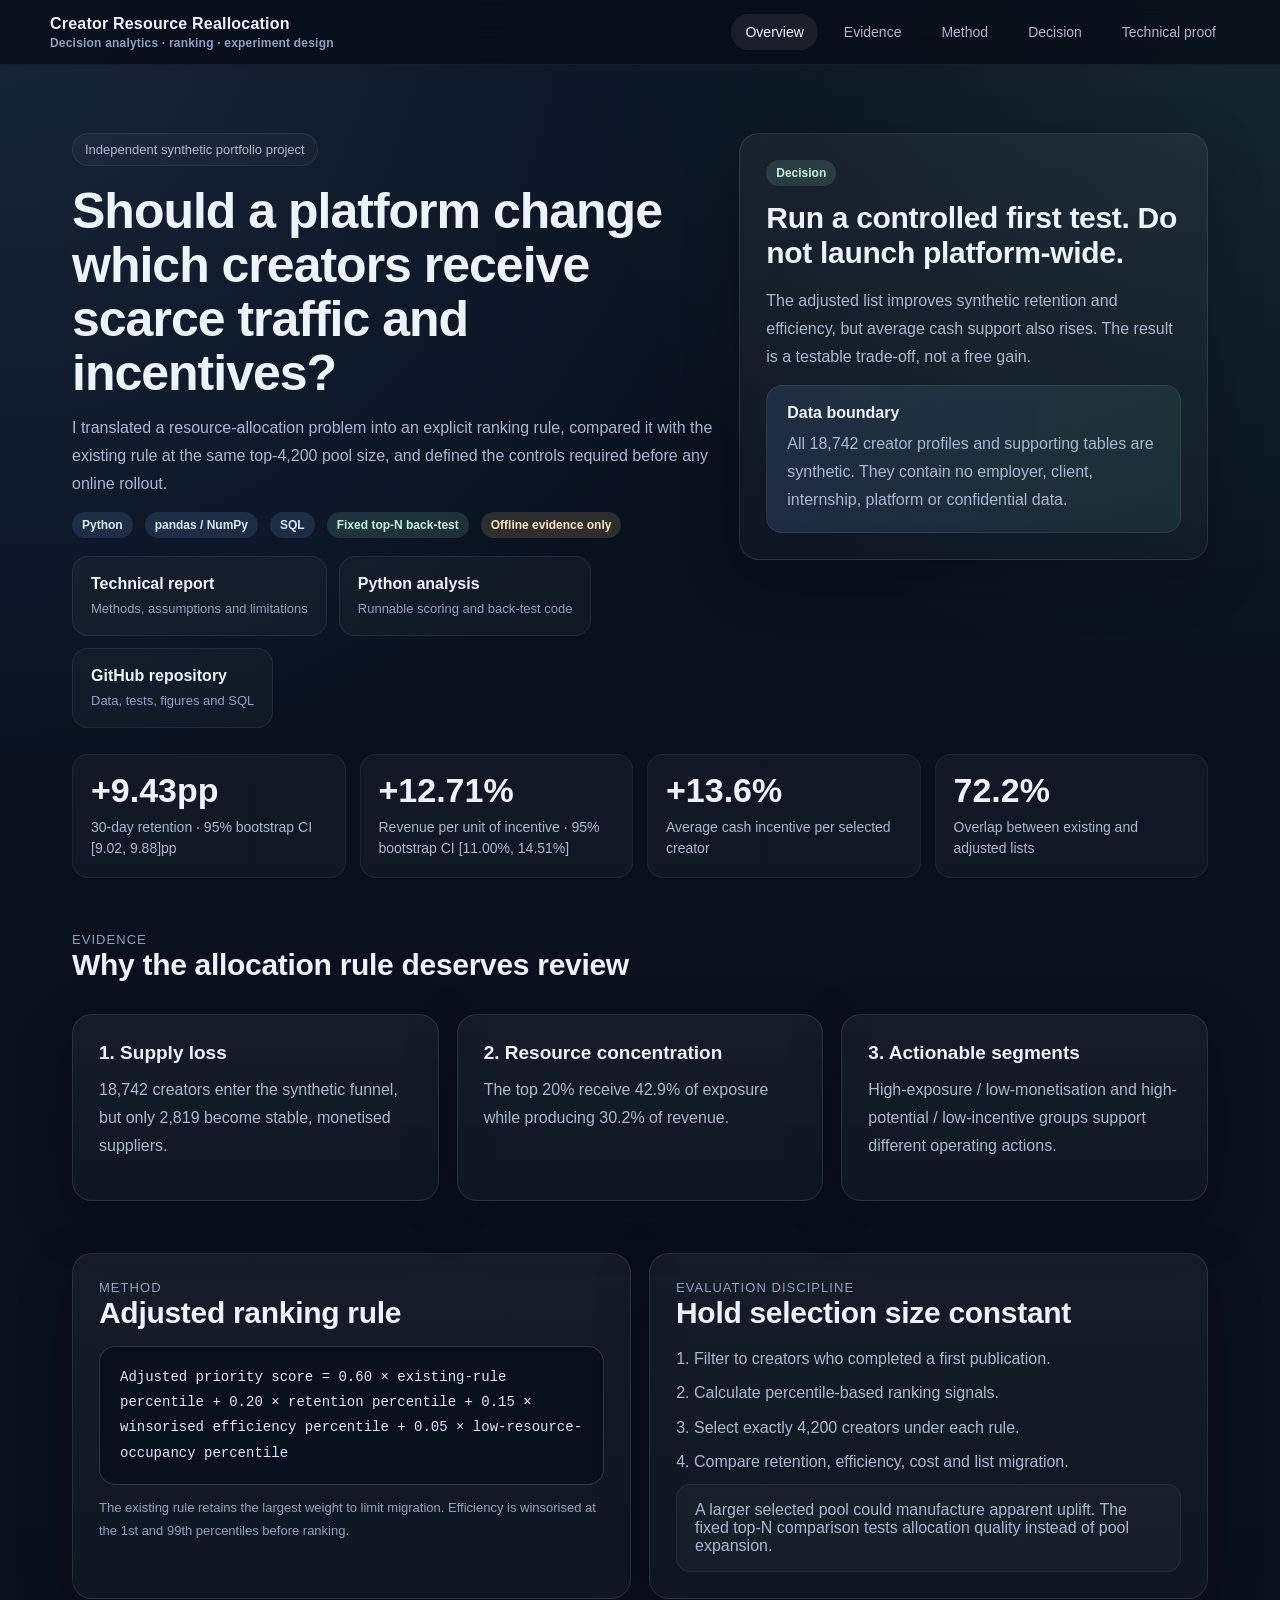
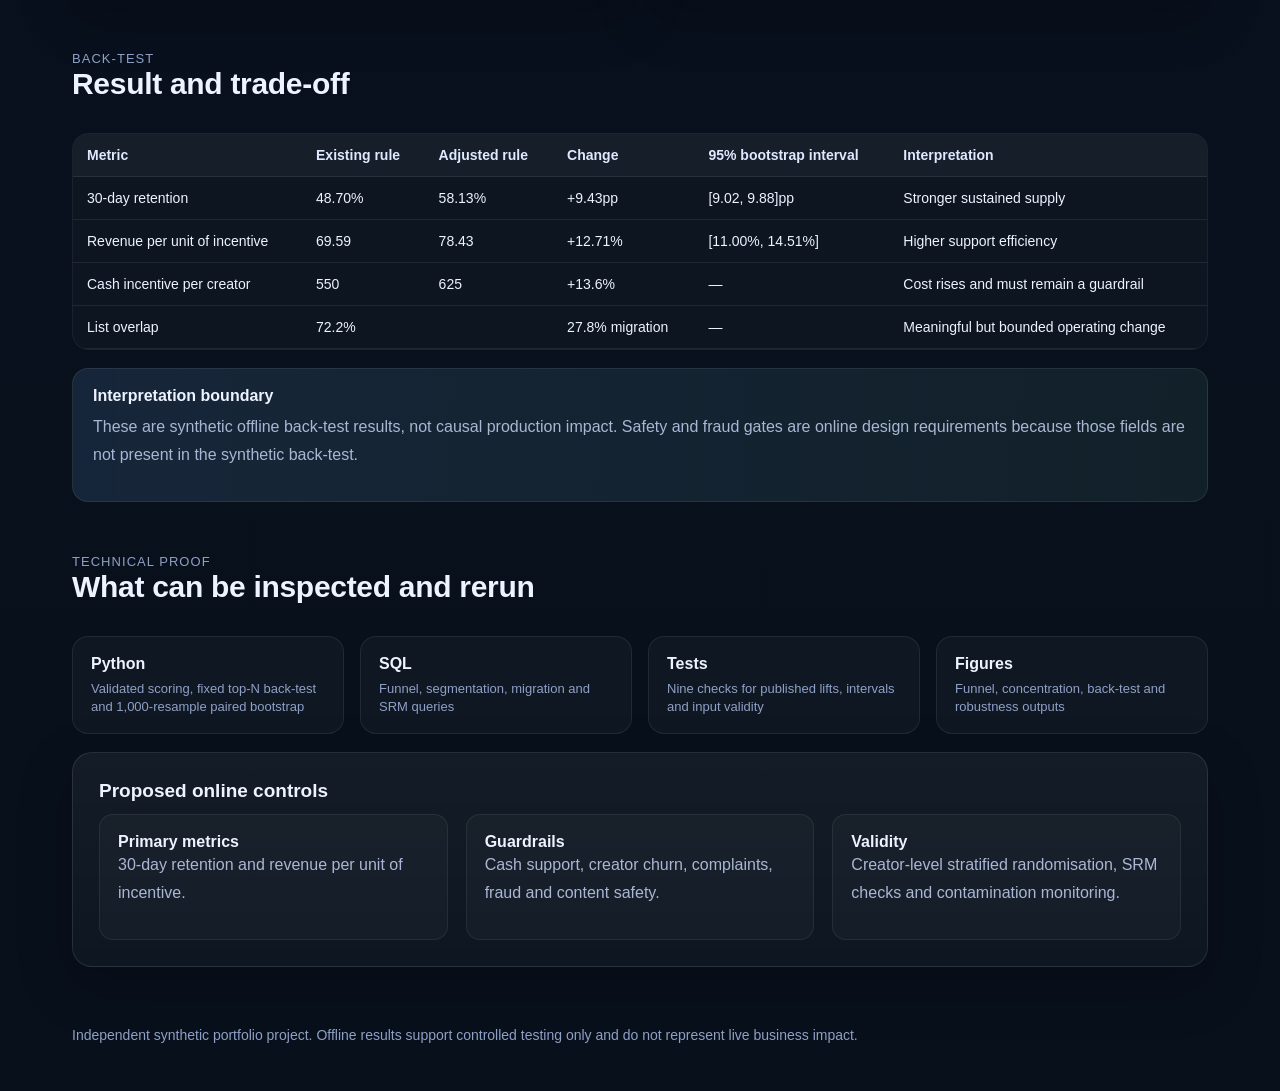
<file: index.html>
<!doctype html>
<html lang="en">
<head>
  <meta charset="utf-8">
  <meta name="viewport" content="width=device-width, initial-scale=1">
  <title>Creator Resource Reallocation | Decision Analytics Portfolio</title>
  <meta name="description" content="An independent synthetic portfolio project using Python and SQL to evaluate a fixed-size creator resource allocation rule and design a controlled rollout.">
  <link rel="stylesheet" href="assets/styles.css">
</head>
<body>
  <header class="topbar">
    <div class="wrap nav">
      <div class="brand">
        Creator Resource Reallocation
        <small>Decision analytics · ranking · experiment design</small>
      </div>
      <nav class="navlinks" aria-label="Project navigation">
        <a class="active" href="#overview">Overview</a>
        <a href="#evidence">Evidence</a>
        <a href="#method">Method</a>
        <a href="#decision">Decision</a>
        <a href="#technical">Technical proof</a>
      </nav>
    </div>
  </header>

  <main>
    <section class="hero" id="overview">
      <div class="wrap">
        <div class="hero-grid">
          <div>
            <span class="eyebrow">Independent synthetic portfolio project</span>
            <h1>Should a platform change which creators receive scarce traffic and incentives?</h1>
            <p>
              I translated a resource-allocation problem into an explicit ranking rule,
              compared it with the existing rule at the same top-4,200 pool size, and
              defined the controls required before any online rollout.
            </p>
            <div class="split">
              <span class="badge soft">Python</span>
              <span class="badge soft">pandas / NumPy</span>
              <span class="badge soft">SQL</span>
              <span class="badge good">Fixed top-N back-test</span>
              <span class="badge warn">Offline evidence only</span>
            </div>
            <div class="split" style="margin-top:18px">
              <a class="doc-link" href="https://github.com/QILU-622/creator-value-analysis/blob/main/TECHNICAL_REPORT.md"><strong>Technical report</strong><span class="small">Methods, assumptions and limitations</span></a>
              <a class="doc-link" href="https://github.com/QILU-622/creator-value-analysis/blob/main/analysis.py"><strong>Python analysis</strong><span class="small">Runnable scoring and back-test code</span></a>
              <a class="doc-link" href="https://github.com/QILU-622/creator-value-analysis"><strong>GitHub repository</strong><span class="small">Data, tests, figures and SQL</span></a>
            </div>
          </div>
          <aside class="panel pad tight">
            <span class="badge good">Decision</span>
            <h2 style="margin-top:14px">Run a controlled first test. Do not launch platform-wide.</h2>
            <p>
              The adjusted list improves synthetic retention and efficiency, but average
              cash support also rises. The result is a testable trade-off, not a free gain.
            </p>
            <div class="callout">
              <strong>Data boundary</strong>
              <p>
                All 18,742 creator profiles and supporting tables are synthetic.
                They contain no employer, client, internship, platform or confidential data.
              </p>
            </div>
          </aside>
        </div>

        <div class="metrics">
          <div class="metric"><div class="value">+9.43pp</div><div class="label">30-day retention · 95% bootstrap CI [9.02, 9.88]pp</div></div>
          <div class="metric"><div class="value">+12.71%</div><div class="label">Revenue per unit of incentive · 95% bootstrap CI [11.00%, 14.51%]</div></div>
          <div class="metric"><div class="value">+13.6%</div><div class="label">Average cash incentive per selected creator</div></div>
          <div class="metric"><div class="value">72.2%</div><div class="label">Overlap between existing and adjusted lists</div></div>
        </div>
      </div>
    </section>

    <section class="section" id="evidence">
      <div class="wrap">
        <div class="section-header">
          <div><div class="section-kicker">Evidence</div><h2>Why the allocation rule deserves review</h2></div>
        </div>
        <div class="grid-3">
          <article class="panel pad">
            <h3>1. Supply loss</h3>
            <p>18,742 creators enter the synthetic funnel, but only 2,819 become stable, monetised suppliers.</p>
          </article>
          <article class="panel pad">
            <h3>2. Resource concentration</h3>
            <p>The top 20% receive 42.9% of exposure while producing 30.2% of revenue.</p>
          </article>
          <article class="panel pad">
            <h3>3. Actionable segments</h3>
            <p>High-exposure / low-monetisation and high-potential / low-incentive groups support different operating actions.</p>
          </article>
        </div>
      </div>
    </section>

    <section class="section" id="method">
      <div class="wrap">
        <div class="grid-2">
          <article class="panel pad">
            <div class="section-kicker">Method</div>
            <h2>Adjusted ranking rule</h2>
            <div class="formula">Adjusted priority score
= 0.60 × existing-rule percentile
+ 0.20 × retention percentile
+ 0.15 × winsorised efficiency percentile
+ 0.05 × low-resource-occupancy percentile</div>
            <p class="small" style="margin-top:12px">
              The existing rule retains the largest weight to limit migration. Efficiency is
              winsorised at the 1st and 99th percentiles before ranking.
            </p>
          </article>
          <article class="panel pad">
            <div class="section-kicker">Evaluation discipline</div>
            <h2>Hold selection size constant</h2>
            <ol class="list-clean">
              <li>Filter to creators who completed a first publication.</li>
              <li>Calculate percentile-based ranking signals.</li>
              <li>Select exactly 4,200 creators under each rule.</li>
              <li>Compare retention, efficiency, cost and list migration.</li>
            </ol>
            <div class="note">
              A larger selected pool could manufacture apparent uplift. The fixed top-N comparison
              tests allocation quality instead of pool expansion.
            </div>
          </article>
        </div>
      </div>
    </section>

    <section class="section" id="decision">
      <div class="wrap">
        <div class="section-header">
          <div><div class="section-kicker">Back-test</div><h2>Result and trade-off</h2></div>
        </div>
        <div class="table-wrap">
          <table>
            <thead><tr><th>Metric</th><th>Existing rule</th><th>Adjusted rule</th><th>Change</th><th>95% bootstrap interval</th><th>Interpretation</th></tr></thead>
            <tbody>
              <tr><td>30-day retention</td><td>48.70%</td><td>58.13%</td><td>+9.43pp</td><td>[9.02, 9.88]pp</td><td>Stronger sustained supply</td></tr>
              <tr><td>Revenue per unit of incentive</td><td>69.59</td><td>78.43</td><td>+12.71%</td><td>[11.00%, 14.51%]</td><td>Higher support efficiency</td></tr>
              <tr><td>Cash incentive per creator</td><td>550</td><td>625</td><td>+13.6%</td><td>—</td><td>Cost rises and must remain a guardrail</td></tr>
              <tr><td>List overlap</td><td colspan="2">72.2%</td><td>27.8% migration</td><td>—</td><td>Meaningful but bounded operating change</td></tr>
            </tbody>
          </table>
        </div>
        <div class="callout" style="margin-top:18px">
          <strong>Interpretation boundary</strong>
          <p>
            These are synthetic offline back-test results, not causal production impact.
            Safety and fraud gates are online design requirements because those fields are not
            present in the synthetic back-test.
          </p>
        </div>
      </div>
    </section>

    <section class="section" id="technical">
      <div class="wrap">
        <div class="section-header">
          <div><div class="section-kicker">Technical proof</div><h2>What can be inspected and rerun</h2></div>
        </div>
        <div class="docs">
          <a class="doc-link" href="https://github.com/QILU-622/creator-value-analysis/blob/main/analysis.py"><strong>Python</strong><span class="small">Validated scoring, fixed top-N back-test and 1,000-resample paired bootstrap</span></a>
          <a class="doc-link" href="https://github.com/QILU-622/creator-value-analysis/tree/main/sql"><strong>SQL</strong><span class="small">Funnel, segmentation, migration and SRM queries</span></a>
          <a class="doc-link" href="https://github.com/QILU-622/creator-value-analysis/tree/main/tests"><strong>Tests</strong><span class="small">Nine checks for published lifts, intervals and input validity</span></a>
          <a class="doc-link" href="https://github.com/QILU-622/creator-value-analysis/tree/main/figures"><strong>Figures</strong><span class="small">Funnel, concentration, back-test and robustness outputs</span></a>
        </div>
        <div class="panel pad" style="margin-top:18px">
          <h3>Proposed online controls</h3>
          <div class="grid-3">
            <div class="subpanel"><strong>Primary metrics</strong><p>30-day retention and revenue per unit of incentive.</p></div>
            <div class="subpanel"><strong>Guardrails</strong><p>Cash support, creator churn, complaints, fraud and content safety.</p></div>
            <div class="subpanel"><strong>Validity</strong><p>Creator-level stratified randomisation, SRM checks and contamination monitoring.</p></div>
          </div>
        </div>
      </div>
    </section>
  </main>

  <footer class="footer">
    <div class="wrap">
      Independent synthetic portfolio project. Offline results support controlled testing only and do not represent live business impact.
    </div>
  </footer>
</body>
</html>
</file>
<file: assets/styles.css>
:root{
  --bg:#09111f;
  --bg-soft:#0d1830;
  --panel:#101c34;
  --panel-2:#0d172b;
  --line:rgba(255,255,255,.10);
  --line-strong:rgba(255,255,255,.16);
  --text:#edf3ff;
  --muted:#aab7d4;
  --muted-2:#8fa0c6;
  --accent:#79b8ff;
  --accent-2:#7fe7c5;
  --accent-3:#ffd37d;
  --good:#8be2bc;
  --warn:#ffd37d;
  --bad:#ffb0b0;
  --shadow:0 18px 56px rgba(0,0,0,.24);
  --radius:20px;
  --radius-sm:14px;
  --max:1180px;
}
*{box-sizing:border-box}
html{scroll-behavior:smooth}
body{
  margin:0;
  background:
    radial-gradient(circle at 0% 0%, rgba(121,184,255,.12), transparent 28%),
    radial-gradient(circle at 100% 0%, rgba(127,231,197,.10), transparent 24%),
    linear-gradient(180deg, #09111f 0%, #08101c 100%);
  color:var(--text);
  font-family:-apple-system,BlinkMacSystemFont,"Segoe UI","PingFang SC","Hiragino Sans GB","Microsoft YaHei",sans-serif;
}
a{color:inherit;text-decoration:none}
.wrap{max-width:var(--max);margin:0 auto;padding:0 22px}
.topbar{position:sticky;top:0;z-index:40;background:rgba(7,13,24,.86);backdrop-filter:blur(14px);border-bottom:1px solid rgba(255,255,255,.06)}
.nav{display:flex;justify-content:space-between;align-items:center;gap:18px;padding:14px 0}
.brand{font-weight:800;letter-spacing:.2px}
.brand small{display:block;font-size:12px;color:var(--muted-2);font-weight:600;margin-top:3px}
.navlinks{display:flex;gap:12px;flex-wrap:wrap}
.navlinks a{padding:10px 14px;border-radius:999px;color:var(--muted);font-size:14px}
.navlinks a:hover,.navlinks a.active{background:rgba(255,255,255,.07);color:var(--text)}
.hero{padding:68px 0 28px}
.hero-grid{display:grid;grid-template-columns:1.16fr .84fr;gap:20px;align-items:start}
.eyebrow{display:inline-flex;align-items:center;gap:8px;padding:8px 12px;border-radius:999px;border:1px solid rgba(255,255,255,.08);background:rgba(255,255,255,.03);color:var(--muted);font-size:13px}
h1{font-size:50px;line-height:1.08;margin:18px 0 14px;letter-spacing:-.02em}
h2{font-size:30px;line-height:1.18;margin:0 0 16px;letter-spacing:-.01em}
h3{font-size:19px;line-height:1.28;margin:0 0 10px}
p{margin:0 0 14px;color:var(--muted);line-height:1.75}
.section{padding:26px 0}
.section-header{display:flex;justify-content:space-between;align-items:flex-end;gap:16px;margin-bottom:16px}
.section-kicker{font-size:13px;color:var(--muted-2);text-transform:uppercase;letter-spacing:.08em}
.panel{background:linear-gradient(180deg, rgba(255,255,255,.05), rgba(255,255,255,.028));border:1px solid var(--line);border-radius:var(--radius);box-shadow:var(--shadow)}
.panel.pad{padding:26px}
.subpanel{background:rgba(255,255,255,.028);border:1px solid rgba(255,255,255,.07);border-radius:var(--radius-sm);padding:18px}
.muted{color:var(--muted)}
.metrics{display:grid;grid-template-columns:repeat(4,1fr);gap:14px;margin-top:26px}
.metric{padding:18px;border-radius:16px;background:rgba(255,255,255,.03);border:1px solid rgba(255,255,255,.06)}
.metric .value{font-size:34px;font-weight:800;line-height:1}
.metric .label{margin-top:10px;color:var(--muted);font-size:14px;line-height:1.5}
.grid-2{display:grid;grid-template-columns:1fr 1fr;gap:18px}
.grid-3{display:grid;grid-template-columns:repeat(3,1fr);gap:18px}
.grid-4{display:grid;grid-template-columns:repeat(4,1fr);gap:18px}
.grid-5{display:grid;grid-template-columns:repeat(5,1fr);gap:14px}
.list-clean{margin:0;padding-left:18px;color:var(--muted)}
.list-clean li{margin:8px 0;line-height:1.65}
.kpi-list{display:grid;gap:12px}
.kpi{padding:16px;border-left:3px solid var(--accent);background:rgba(121,184,255,.08);border-radius:12px}
.kpi strong{display:block;color:var(--text);margin-bottom:4px}
.badge{display:inline-flex;align-items:center;gap:6px;padding:6px 10px;border-radius:999px;font-size:12px;font-weight:700;background:rgba(255,255,255,.06);color:#dce8ff}
.badge.good{background:rgba(139,226,188,.14);color:#c7f4de}
.badge.warn{background:rgba(255,211,125,.14);color:#ffe8b6}
.badge.soft{background:rgba(121,184,255,.14);color:#d5e8ff}
.badge.bad{background:rgba(255,176,176,.14);color:#ffd7d7}
.table-wrap{overflow:auto;border-radius:16px;border:1px solid rgba(255,255,255,.08)}
table{width:100%;border-collapse:collapse;font-size:14px;background:rgba(255,255,255,.02)}
th,td{padding:13px 14px;border-bottom:1px solid rgba(255,255,255,.08);vertical-align:top;text-align:left}
th{background:rgba(255,255,255,.04);font-weight:700;color:#dfe9ff;white-space:nowrap}
tbody tr:hover{background:rgba(255,255,255,.025)}
.note{padding:16px 18px;border-radius:14px;background:rgba(255,255,255,.03);border:1px solid rgba(255,255,255,.07);color:var(--muted)}
.callout{padding:18px 20px;border-radius:16px;background:linear-gradient(90deg, rgba(121,184,255,.13), rgba(127,231,197,.08));border:1px solid rgba(255,255,255,.08)}
.callout strong{display:block;margin-bottom:8px;color:var(--text)}
.formula{padding:18px 20px;border-radius:16px;background:#08101d;border:1px solid var(--line-strong);font-family:ui-monospace,SFMono-Regular,Menlo,Consolas,monospace;font-size:14px;line-height:1.8;color:#dbe7ff;overflow:auto}
.code{padding:18px 20px;border-radius:16px;background:#08101d;border:1px solid var(--line-strong);font-family:ui-monospace,SFMono-Regular,Menlo,Consolas,monospace;font-size:13px;line-height:1.7;color:#dbe7ff;overflow:auto;white-space:pre-wrap}
.docs{display:grid;grid-template-columns:repeat(4,1fr);gap:16px}
.doc-link{display:block;padding:18px;border-radius:16px;background:rgba(255,255,255,.03);border:1px solid rgba(255,255,255,.08)}
.doc-link:hover{transform:translateY(-1px);transition:.18s ease;background:rgba(255,255,255,.05)}
.doc-link strong{display:block;margin-bottom:6px}
.split{display:flex;gap:12px;align-items:center;flex-wrap:wrap}
.hr{height:1px;background:rgba(255,255,255,.08);margin:22px 0}
.footer{padding:34px 0 48px;color:var(--muted-2);font-size:14px}
.small{font-size:13px;color:var(--muted-2)}
.tight p:last-child{margin-bottom:0}
.marker{display:inline-block;width:9px;height:9px;border-radius:50%;margin-right:7px;vertical-align:middle}
.marker.blue{background:var(--accent)}
.marker.green{background:var(--accent-2)}
.marker.gold{background:var(--accent-3)}
.marker.red{background:#ff9fa4}
@media (max-width: 1050px){
  .hero-grid,.grid-2,.grid-3,.grid-4,.docs,.metrics,.grid-5{grid-template-columns:1fr 1fr}
}
@media (max-width: 720px){
  h1{font-size:35px}
  .hero-grid,.grid-2,.grid-3,.grid-4,.docs,.metrics,.grid-5{grid-template-columns:1fr}
  .nav{flex-direction:column;align-items:flex-start}
}
</file>
